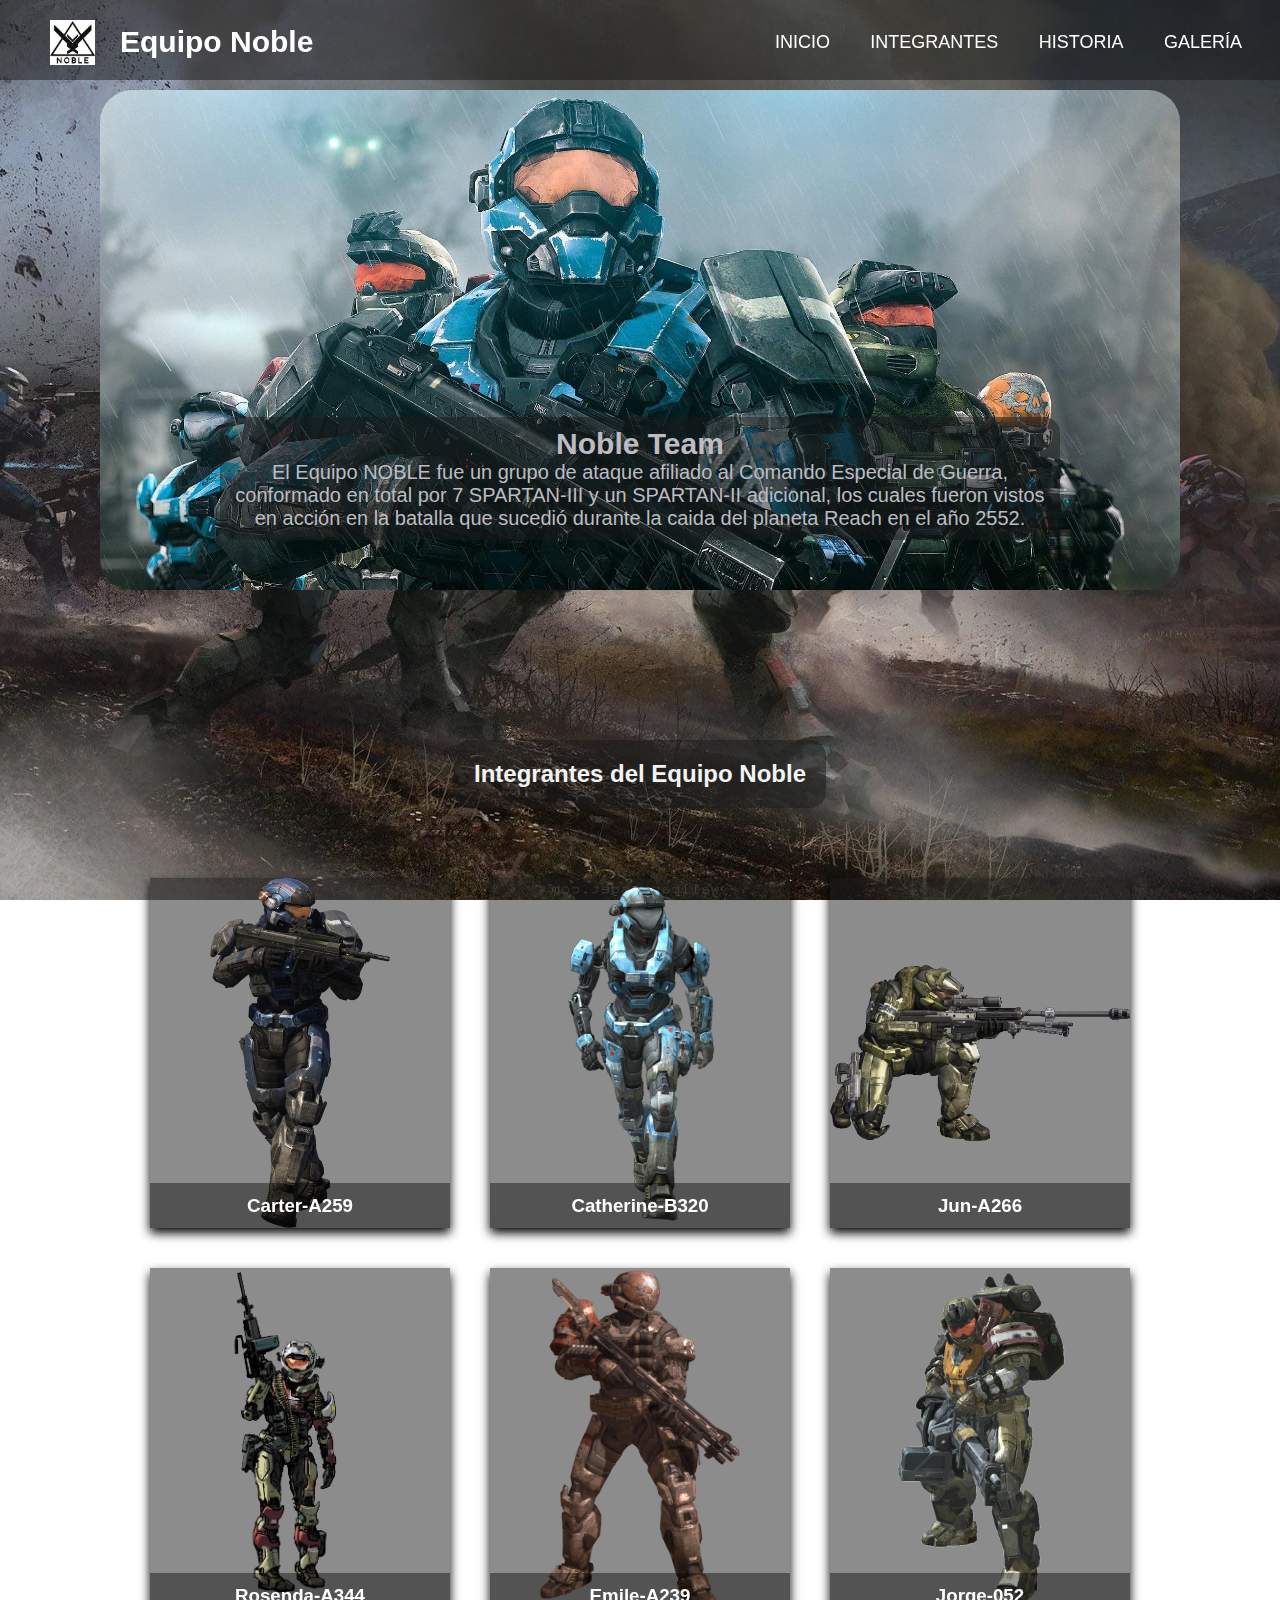
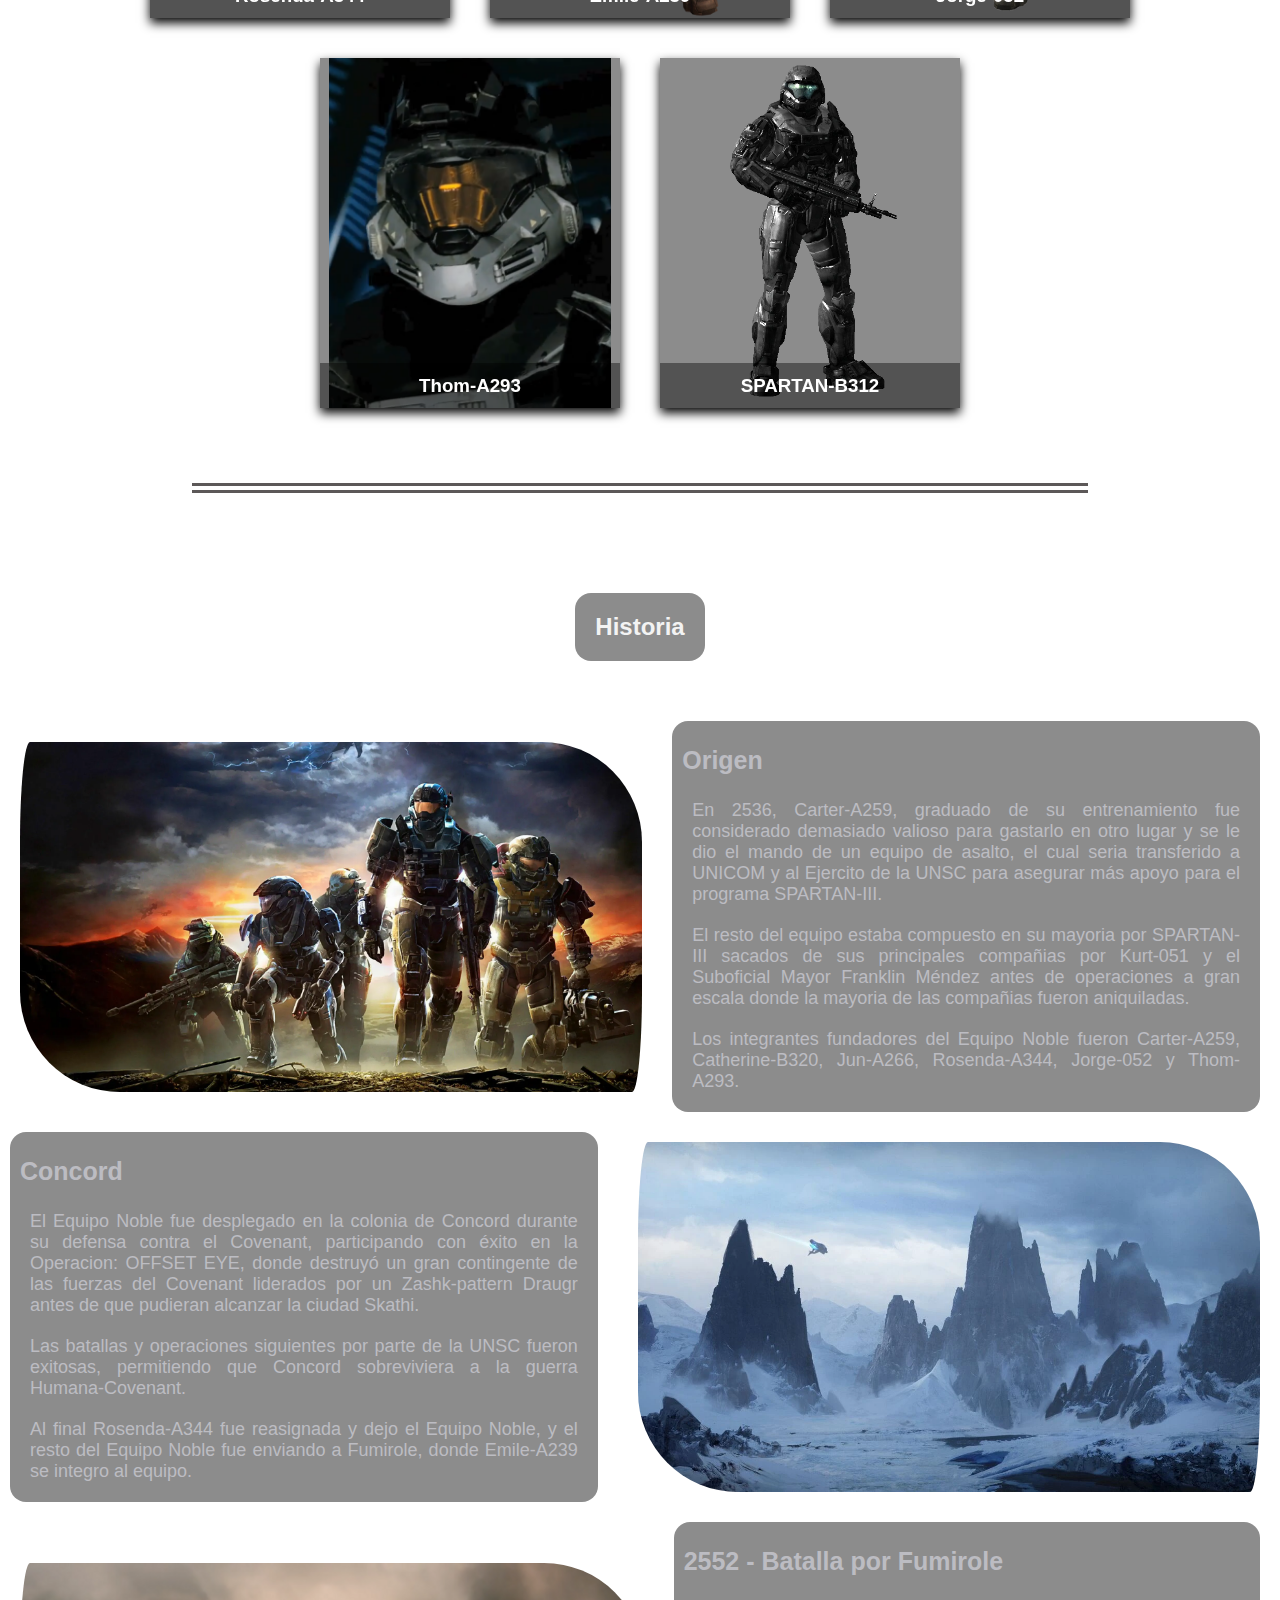
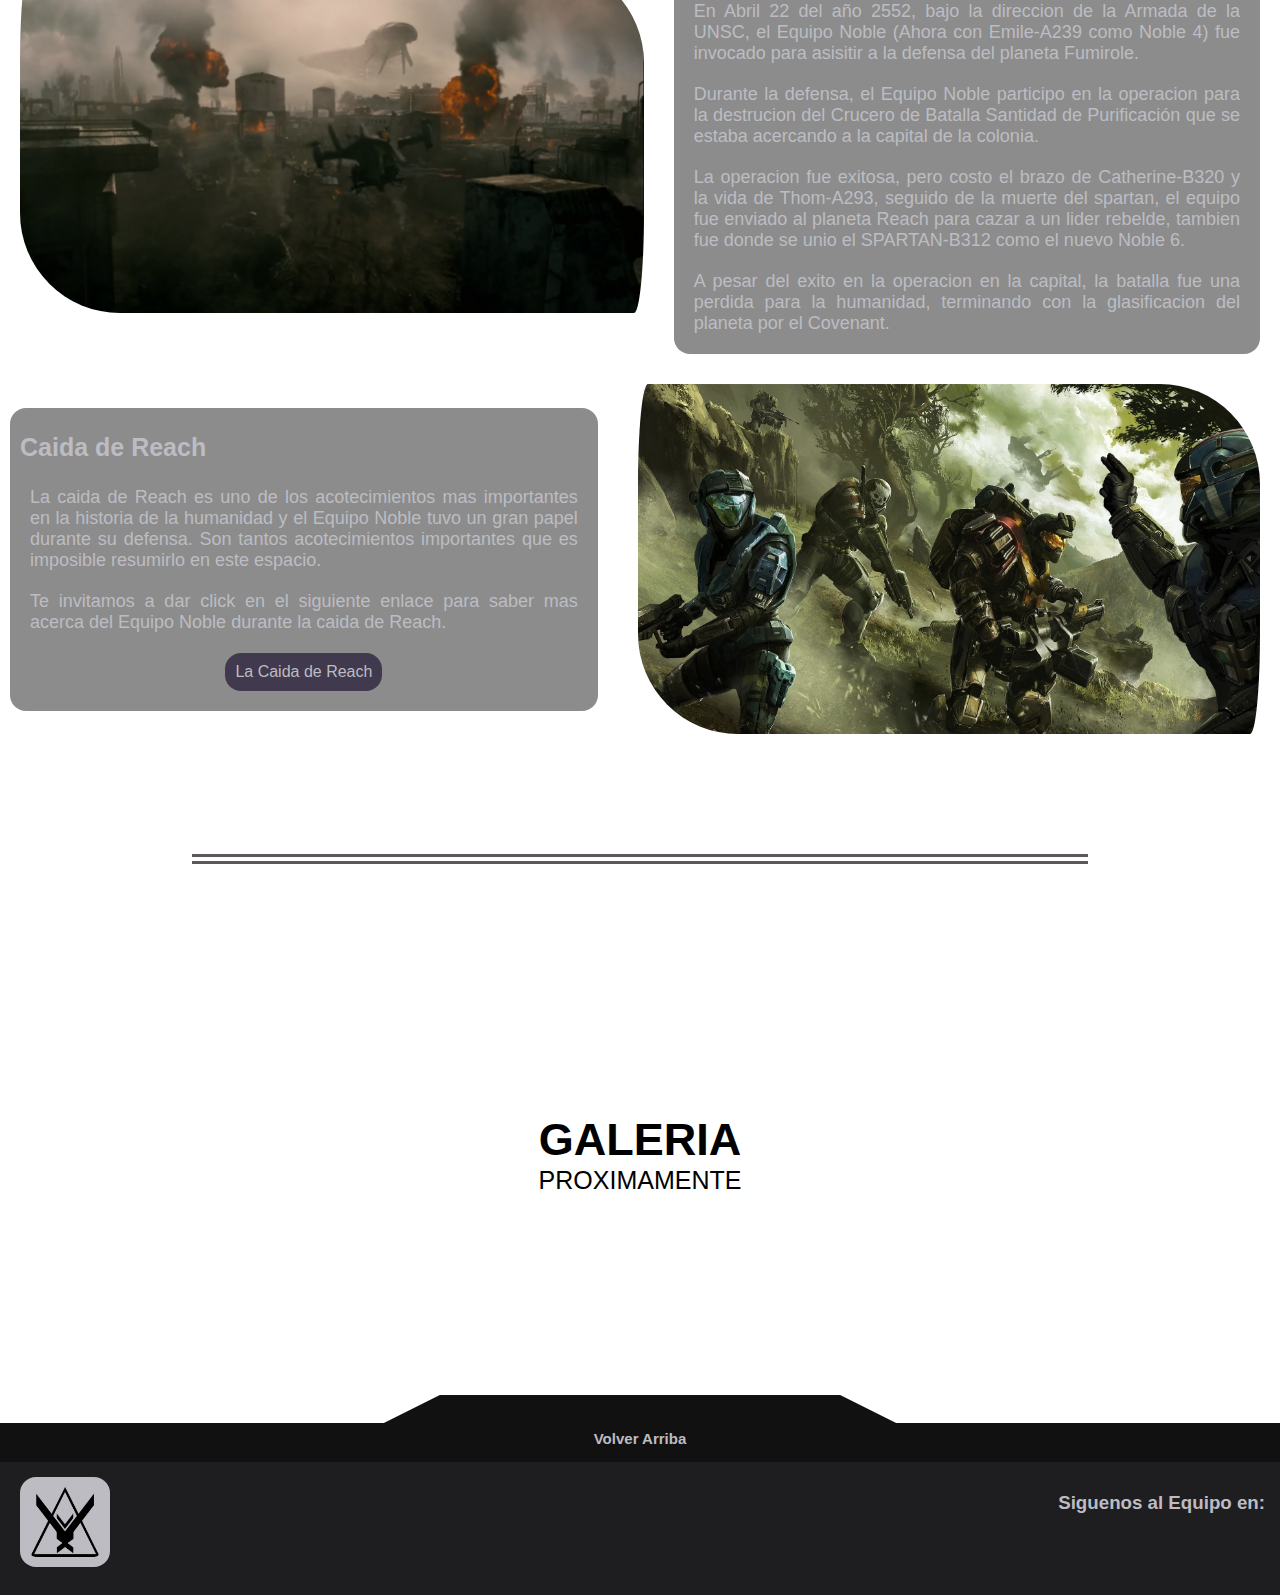
<file: index.html>
<!DOCTYPE html>
<html lang="en">
<head>
    <meta charset="UTF-8">
    <meta http-equiv="X-UA-Compatible" content="IE=edge">
    <meta name="viewport" content="width=device-width, initial-scale=1.0">
    <title>Team Noble</title>
    <link rel="icon" href="./favicon.ico" >
    <link rel="stylesheet" href="./src/styles.css">
    <link rel="stylesheet" href="https://cdnjs.cloudflare.com/ajax/libs/font-awesome/6.4.0/css/all.min.css" integrity="sha512-iecdLmaskl7CVkqkXNQ/ZH/XLlvWZOJyj7Yy7tcenmpD1ypASozpmT/E0iPtmFIB46ZmdtAc9eNBvH0H/ZpiBw==" crossorigin="anonymous" referrerpolicy="no-referrer" />
</head>
<body>
    <main>
        <nav>
            <input type="checkbox"  id="check">
            <label for="check" class="checkbtn">
                <i class="fa-solid fa-bars"></i> 
            </label>
            <a href="#" class="enlace-logo">
                <img src="./imgs/logoNoble.jpg" class="logo" alt="Noble Team Logo">
                <h1 class="title">Equipo Noble</h1>
            </a>
            <ul>
                <li><a href="#">INICIO</a></li>
                <li><a href="#integrantes">INTEGRANTES</a></li>
                <li><a href="#historia">HISTORIA</a></li>
                <li><a href="#">GALERÍA</a></li>
            </ul>
        </nav>

        <header>
            <div class="banner-info">
                <h2>Noble Team</h2>
                <p>El Equipo NOBLE fue un grupo de ataque afiliado al Comando Especial de Guerra, conformado en total por 7 SPARTAN-III y un SPARTAN-II adicional, los cuales fueron vistos en acción en la batalla que sucedió durante la caida del planeta Reach en el año 2552.</p>
            </div>  
        </header>

        <section class="section1"  id="integrantes" >
            <div class="sub-title">
                <h2>Integrantes del Equipo Noble</h2>
            </div>
            <div class="container">
                <div class="card">
                    <div class="face front">
                        <img src="./imgs/Noble1-Carter.webp" alt="Noble 1">
                        <h3>Carter-A259</h3>
                    </div>
                    <div class="face back">
                        <h3>Carter-A259</h3>
                        <p>Comandante Carter-A259 del proyecto SPARTAN-III. Fue el líder del Equipo NOBLE que luchó durante la Caída de Reach.</p>
                        <p>Distintivo de Llamada: Noble Uno.</p>
                        <p>Estatus: MIA</p>
                        <div class="link">
                            <a href="https://halo.fandom.com/es/wiki/Carter-A259" target="_blank">More Info</a>
                        </div>
                    </div>
                </div>
                <div class="card">
                    <div class="face front">
                        <img src="./imgs/Noble2-Kat.webp" alt="Noble 2">
                        <h3>Catherine-B320</h3>
                    </div>
                    <div class="face back">
                        <h3>Catherine-B320</h3>
                        <p>Teniente Comandante Catherine-B320, comúnmente llamada Kat, del proyecto SPARTAN-III</p>
                        <p>Rol: Criptoanalista</p>
                        <p>Distintivo de Llamada: Noble Dos.</p>
                        <p>Estatus: MIA</p>
                        <div class="link">
                            <a href="https://halo.fandom.com/es/wiki/Catherine-B320" target="_blank">More Info</a>
                        </div>
                    </div>
                </div>
                <div class="card">
                    <div class="face front">
                        <img src="./imgs/Noble3-Jun.webp" alt="Noble 3">
                        <h3>Jun-A266</h3>
                    </div>
                    <div class="face back">
                        <h3>Jun-A266</h3>
                        <p>Comando del proyecto SPARTAN-III, adscrito al Grupo de Guerra Especial Tres. Peleó como parte del Equipo NOBLE durante la Caída de Reach</p>
                        <p>Distintivo de Llamada: Noble Tres.</p>
                        <p>Rol: Francotirador</p>
                        <p>Estatus: Activo</p>
                        <div class="link">
                            <a href="https://halo.fandom.com/es/wiki/Jun-A266" target="_blank">More Info</a>
                        </div>
                    </div>
                </div>
                <div class="card">
                    <div class="face front">
                        <img src="./imgs/Noble4-Rosenda.webp" alt="Noble 4">
                        <h3>Rosenda-A344</h3>
                    </div>
                    <div class="face back">
                        <h3>Rosenda-A344</h3>
                        <p>Del proyecto SPARTAN-III, perteneció al Equipo Noble durante sus inicios y fue reasignada a otra unidad y reemplazada por Emile-A239</p>
                        <p>Distintivo de Llamada: Noble Cuatro.</p>
                        <p>Rol: Desconocido</p>
                        <p>Estatus: Desconocido</p>
                        <div class="link">
                            <a href="https://www.halopedia.org/Rosenda-A344" target="_blank">More Info</a>
                        </div>
                    </div>
                </div>
                <div class="card">
                    <div class="face front">
                        <img src="./imgs/Noble4-Emile.webp" alt="Noble 4">
                        <h3>Emile-A239</h3>
                    </div>
                    <div class="face back">
                        <h3>Emile-A239</h3>
                        <p>Del proyecto SPARTAN-III, perteneció al Equipo Noble durante la Caida de Reach</p>
                        <p>Distintivo de Llamada: Noble Cuatro.</p>
                        <p>Rol: Detonador</p>
                        <p>Estatus: MIA</p>
                        <div class="link">
                            <a href="https://halo.fandom.com/es/wiki/Emile-A239" target="_blank">More Info</a>
                        </div>
                    </div>
                </div>
                <div class="card">
                    <div class="face front">
                        <img src="./imgs/Noble5-Jorge.webp" alt="Noble 5">
                        <h3>Jorge-052</h3>
                    </div>
                    <div class="face back">
                        <h3>Jorge-052</h3>
                        <p>Oficial de la Orden Jorge-052 del proyecto SPARTAN-II del Comando de Guerra Especial en la Armada del UNSC, afiliado al Grupo de Guerra Especial 3.</p>
                        <p>Distintivo de Llamada: Noble Cinco.</p>
                        <p>Rol: Artillero</p>
                        <p>Estatus: MIA</p>
                        <div class="link">
                            <a href="https://halo.fandom.com/es/wiki/Jorge-052" target="_blank">More Info</a>
                        </div>
                    </div>
                </div>
                <div class="card">
                    <div class="face front">
                        <img src="./imgs/Noble6-Thom.webp" alt="Noble 6">
                        <h3>Thom-A293</h3>
                    </div>
                    <div class="face back">
                        <h3>Thom-A293</h3>
                        <p>Teniente Thom-A293 del proyecto SPARTAN-III, miembro de la Armada del UNSC y miembro del Equipo Noble hasta su muerte meses antes de la caida de Reach.</p>
                        <p>Distintivo de Llamada: Noble Seis.</p>
                        <p>Rol: Desconocido</p>
                        <p>Estatus: MIA</p>
                        <div class="link">
                            <a href="https://www.halopedia.org/Thom-A293" target="_blank">More Info</a>
                        </div>
                    </div>
                </div>
                <div class="card">
                    <div class="face front">
                        <img src="./imgs/Noble6.webp" alt="Noble 6">
                        <h3>SPARTAN-B312</h3>
                    </div>
                    <div class="face back">
                        <h3>SPARTAN-B312</h3>
                        <p>Teniente SPARTAN-B312 del proyecto SPARTAN-III. Se unio al Equipo Noble reemplazando al antiguo Noble Seis justo al comienzo de la Caida de Reach.</p>
                        <p>Distintivo de Llamada: Noble Seis.</p>
                        <p>Rol: Asesino</p>
                        <p>Estatus: MIA</p>
                        <div class="link">
                            <a href="https://halo.fandom.com/es/wiki/SPARTAN-B312" target="_blank">More Info</a>
                        </div>
                    </div>
                </div>
            </div>
        </section>

        <div class="linea"></div>

        <section class="section2" id="historia" style="margin-bottom: 100px;">
            <div class="sub-title">
                <h2>Historia</h2>
            </div>
                <div class="container-historia">
                    <div class="hist-card">
                        <div class="img-cont"><img src="./imgs/HistNoble.webp" alt="Team Noble" class="img-history"></div>
                        <div class="txt-cont">
                            <h3>Origen</h3>
                            <p>En 2536, Carter-A259, graduado de su entrenamiento fue considerado demasiado valioso para gastarlo en otro lugar y se le dio el mando de un equipo de asalto, el cual seria transferido a UNICOM y al Ejercito de la UNSC para asegurar más apoyo para el programa SPARTAN-III.</p>

                            <p>El resto del equipo estaba compuesto en su mayoria por SPARTAN-III sacados de sus principales compañias por Kurt-051 y el Suboficial Mayor Franklin Méndez antes de operaciones a gran escala donde la mayoria de las compañias fueron aniquiladas.</p>
                            
                            <p>Los integrantes fundadores del Equipo Noble fueron Carter-A259, Catherine-B320, Jun-A266, Rosenda-A344, Jorge-052 y Thom-A293.
                        </p>
                        </div>
                    </div>
                    <div class="hist-card reverse">
                        <div class="img-cont"><img src="./imgs/concord.webp" alt="Team Noble" class="img-history"></div>
                        <div class="txt-cont">
                            <h3>Concord</h3>
                            <p>El Equipo Noble fue desplegado en la colonia de Concord durante su defensa contra el Covenant, participando con éxito en la Operacion: OFFSET EYE, donde destruyó un gran contingente de las fuerzas del Covenant liderados por un Zashk-pattern Draugr antes de que pudieran alcanzar la ciudad Skathi.</p>

                            <p>Las batallas y operaciones siguientes por parte de la UNSC fueron exitosas, permitiendo que Concord sobreviviera a la guerra Humana-Covenant.</p>
                                
                            <p>Al final Rosenda-A344 fue reasignada y dejo el Equipo Noble, y el resto del Equipo Noble fue enviando a Fumirole, donde Emile-A239 se integro al equipo.</p>
                        </div>
                    </div>
                    <div class="hist-card">
                        <div class="img-cont"><img src="./imgs/fumirole.webp" alt="Team Noble" class="img-history"></div>
                        <div class="txt-cont">
                            <h3>2552 - Batalla por Fumirole</h3>
                            <p>En Abril 22 del año 2552, bajo la direccion de la Armada de la UNSC, el Equipo Noble (Ahora con Emile-A239 como Noble 4) fue invocado para asisitir a la defensa del planeta Fumirole.</p>
                            <p>Durante la defensa, el Equipo Noble participo en la operacion para la destrucion del Crucero de Batalla Santidad de Purificación que se estaba acercando a la capital de la colonia.</p>
                            <p>La operacion fue exitosa, pero costo el brazo de Catherine-B320 y la vida de Thom-A293, seguido de la muerte del spartan, el equipo fue enviado al planeta Reach para cazar a un lider rebelde, tambien fue donde se unio el SPARTAN-B312 como el nuevo Noble 6.</p>
                            <p>A pesar del exito en la operacion en la capital, la batalla fue una perdida para la humanidad, terminando con la glasificacion del planeta por el Covenant.</p>
                        </div>
                    </div>
                    <div class="hist-card reverse">
                        <div class="img-cont"><img src="./imgs/teamReach.webp" alt="Team Noble" class="img-history"></div>
                        <div class="txt-cont">
                            <h3>Caida de Reach</h3>
                            <p>La caida de Reach es uno de los acotecimientos mas importantes en la historia de la humanidad y el Equipo Noble tuvo un gran papel durante su defensa. Son tantos acotecimientos importantes que es imposible resumirlo en este espacio. </p>
                            <p>Te invitamos a dar click en el siguiente enlace para saber mas acerca del Equipo Noble durante la caida de Reach.</p>
                            <div class="reach-link"><a href="reach.html">La Caida de Reach</a></div>
                        </div>
                    </div>
                </div>

        </section>
        
        <div class="linea"></div>

        <section class="galeria-container" style="margin: 200px;">
            <div><h2 style="font-size: 45px;">GALERIA</h2></div>
            <div ><p style="font-size: 25px;">PROXIMAMENTE</p></div>
        </section>
        
        
    </main>
    <footer>
        <div >
            <a href="#" class="footer-div-up">
                <i class="fa-solid fa-angles-up" style="color: #bcbcc2;"></i>
                <p>Volver Arriba</p>
            </a>
        </div> 
        <div class="footer-container">
            <div class="footer-logo">
                <img src="./imgs/logo-footer.png" alt="Noble Team">
            </div>
            <div class="footer-social">
                <h3>Siguenos al Equipo en:</h3>
                <div class="social-icons">
                    
                    <a href="#"><i class="fa-brands fa-linkedin" style="color: #456cb0;"></i></a>
                    <a href="#"><i class="fa-brands fa-discord" style="color: #24385b;"></i></a>
                    <a href="#"><i class="fa-brands fa-tiktok" style="color: #000000;"></i></a>
                    <a href="#"><i class="fa-brands fa-youtube" style="color: #a82a0b;"></i></a>
                </div>    
            
            </div>
    
        </div>
    </footer>
</body>
</html>
</file>
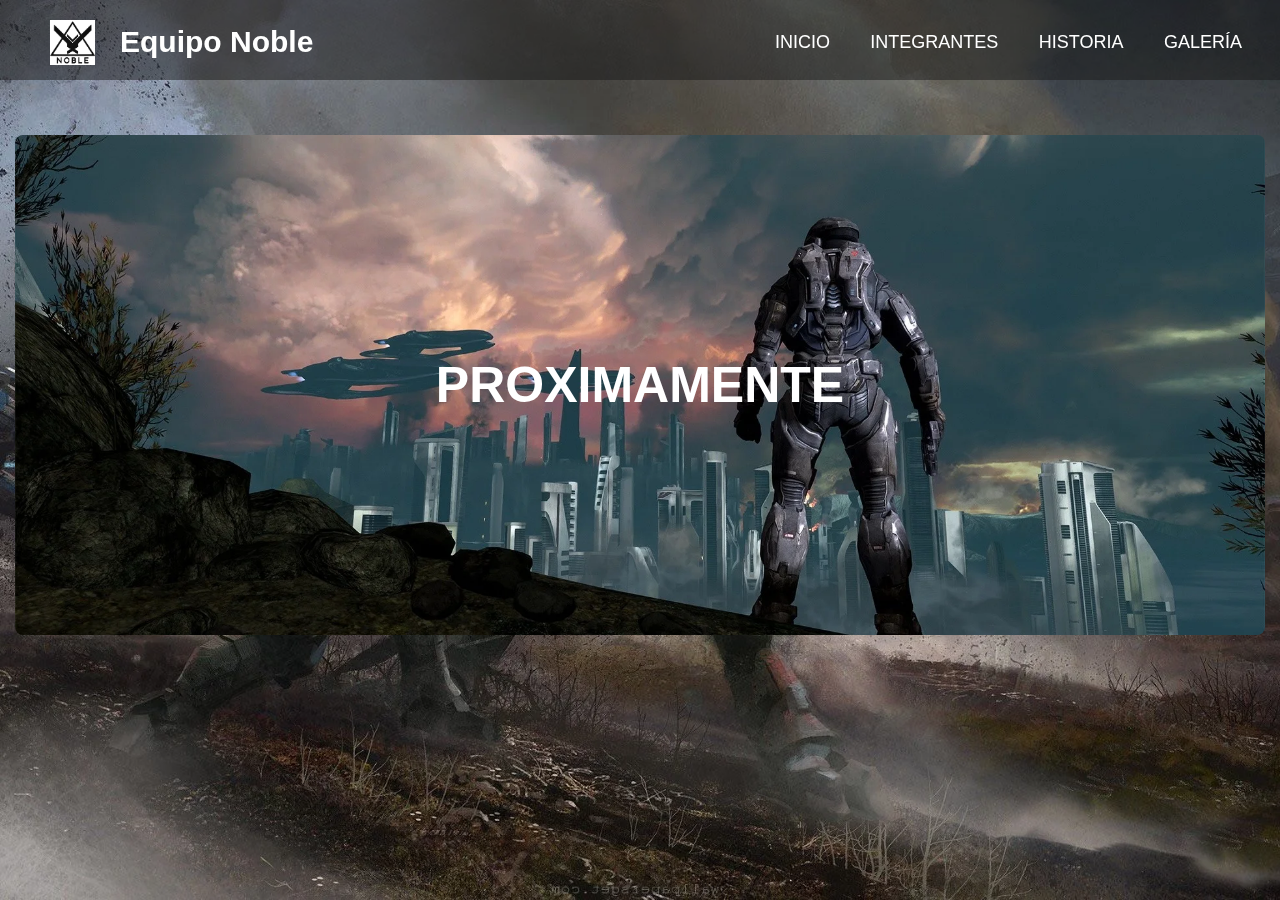
<file: reach.html>
<!DOCTYPE html>
<html lang="en">
<head>
    <meta charset="UTF-8">
    <meta http-equiv="X-UA-Compatible" content="IE=edge">
    <meta name="viewport" content="width=device-width, initial-scale=1.0">
    <title>Team Noble</title>
    <link rel="icon" href="./favicon.ico" >
    <link rel="stylesheet" href="./src/styles.css">
    <link rel="stylesheet" href="https://cdnjs.cloudflare.com/ajax/libs/font-awesome/6.4.0/css/all.min.css" integrity="sha512-iecdLmaskl7CVkqkXNQ/ZH/XLlvWZOJyj7Yy7tcenmpD1ypASozpmT/E0iPtmFIB46ZmdtAc9eNBvH0H/ZpiBw==" crossorigin="anonymous" referrerpolicy="no-referrer" />
</head>
<body>
    <main>
        <nav>
            <input type="checkbox" name="" id="check">
            <label for="check" class="checkbtn">
                <i class="fa-solid fa-bars"></i> 
            </label>
            <a href="#" class="enlace-logo">
                <img src="./imgs/logoNoble.jpg" class="logo" alt="Noble Team Logo">
                <h1 class="title">Equipo Noble</h1>
            </a>
            <ul>
                <li><a href="#" class="active">INICIO</a></li>
                <li><a href="#integrantes">INTEGRANTES</a></li>
                <li><a href="#historia">HISTORIA</a></li>
                <li><a href="#">GALERÍA</a></li>
            </ul>
        </nav>
        <section class="sect-reach-1" style="margin-top: 70px;" ></section>
        <div class="reach-banner" style="background: url(./imgs/reach.webp); display: flex; align-items: center; justify-content: center; height: 500px; margin: 15px; background-position: center; background-size: cover; border-radius: .5rem;">
            <h2 style="font-size: 50px; color: #fff;">PROXIMAMENTE</h2>
        </div>
    </main>
    
</body>
</html>
</file>
<file: src/styles.css>
*{
    padding: 0;
    margin: 0;
    text-decoration: none;
    list-style: none;
    box-sizing: border-box;
}
body{
    background: url(../imgs/fondo.webp);
    background-size: cover;
    background-position: center;
    background-attachment: fixed; 
    font-family: sans-serif;
    width: 100%;
}
/* EMPIEZA CSS DEL NAV */

nav{
    position:fixed;
    top: 0;
    left: 0;
    z-index: 100;
    background-color: rgba(25, 25, 25, .5);
    height: 80px;
    width: 100%;
}

.enlace-logo{
    position: absolute;
    padding: 20px 50px;
    display: flex;
}
h1{
    color: #fff;
    font-size: 30px;
    margin: 5px 0 0 25px;
}

.logo{
    height: 45px;
}

nav ul{
    float: right;
    margin-right: 20px;
}

nav ul li{
    display: inline-block;
    line-height: 85px;
    margin: 0 5px;
}

nav ul li a{
    color: #fff;
    font-size: 18px;
    padding: 7px 13px;
    border-radius: 3px;
}

    li a:hover{
    background-color: rgb(78, 82, 82);
    transition: .9s;
}

.checkbtn{
    font-size: 30px;
    color: #fff;
    float: right;
    line-height: 85px;
    margin-right: 40px;
    cursor: pointer;
    display: none;
}

#check{
    display: none;
}

/* AQUI TERMINA CSS DEL NAV */

/* AQUI EMPIEZA EL HEADER */
header{
    margin: 90px 100px 50px 100px;
    height: 500px;
    border-radius: 2rem;
    padding: 50px;
    display: flex;
    flex-direction: column;
    align-items: center;
    justify-content: flex-end;
    /*fondo*/
    background: url(../imgs/banner1.webp) no-repeat center center/cover;
    background-size: cover;
    background-position: top ;
}

.banner-info{
    background-color: rgba(25, 25, 25, .5);
    border-radius: 1rem;
    margin: 0 70px;
    padding: 10px;
    text-align: center;
    color: #bcbcc2;
}

.banner-info h2{
    font-size: 30px;
}
.banner-info p{
    font-size: 20px;
}

/* AQUI TERMINA EL HEADER */

/*EMPIEZA CONTAINER*/


section{
    display: flex;
    flex-direction: column;
    align-items: center;
    padding-top: 50px;
}

.sub-title{
    background-color: rgba(25, 25, 25, .5);
    margin: 50px;
    padding: 20px;
    border-radius: 1rem;
    color: #f3f3f3;
    text-align: center;
}


/*CSS DE CARTAS*/

.container{
    display: flex;
    align-items: center;
    justify-content: center;
    min-height: 100vh;
    flex-wrap: wrap;
}

.card{
    position: relative;
    width: 300px;
    height: 350px;
    margin: 20px;
}

.card .face{
    position: absolute;
    width: 100%;
    height: 100%;
    backface-visibility: hidden;
    transition: .7s;
}

.card .front{
    transform: perspective(600px) rotateY(0deg);
    box-shadow: 0 5px 10px #000;
    background: rgba(25, 25, 25, .5);
}

.card .front img{
    position: absolute;
    width: 100%;
    height: 100%;
    object-fit: contain; /*Para que se muestr la imagen completa*/
}

.card .front h3{
    position: absolute;
    bottom: 0;
    width: 100%;
    height: 45px;
    line-height: 45px;
    color: #fff;
    background: rgba(0, 0, 0, 0.4); 
    text-align: center;
}

.card .back{
    transform: perspective(600px) rotateY(180deg);
    background: rgb(3, 35, 54);
    padding: 15px;
    color: #f3f3f3;
    display: flex;
    flex-direction: column;
    justify-content: space-between;
    text-align: center;
    box-shadow: 0 5px 10px #000;
}

.card .back .link{
    border-top: 1px solid #f3f3f3;
    height: 50px;
    line-height: 50px;
}

.card .back .link a{
    color: #f3f3f3;
}

.card .back h3{
    font-size: 30px;
    margin-top: 20px;
    letter-spacing: 2px;
}

.card .back p{
    letter-spacing: 1px;
}

.card:hover .front{
    transform: perspective(600px) rotateY(180deg);
}

.card:hover .back{
    transform: perspective(600px) rotateY(360deg);
}
/*TERMINA CSS CARDS*/

.linea {
    border-top: 10px double rgb(92, 88, 88);
    height: 10px;
    width: 70%;
    padding: 0;
    margin: 55px auto 0 auto;
}

/*SECTION HISTORIA*/
.hist-card{
    display: flex;
    flex-direction: row;
    align-items: center;
}

.txt-cont{
    background: rgba(25, 25, 25, .5);
    color: #bcbcc2;
    border-radius: 1rem;
    padding: 10px;
    margin: 10px 20px 10px 10px;
}

.img-cont{
    padding: 20px;
}

.reverse{
    display: flex;
    flex-direction: row-reverse;
}

.txt-cont p, .txt-cont h3{
    padding: 15px 0 15px 0;
}
.txt-cont h3{
    font-size: 25px;
}
.txt-cont p{
    font-size: 18px;
    text-align: justify;
    padding: 10px;
}

.reach-link{
    display: flex;
    margin: 10px;
    justify-content: center;
}

.reach-link a{
    border-radius: 1rem;
    background-color: rgba(15, 3, 36, 0.6);
    color: #bcbcc2;
    padding: 10px;
}

.reach-link a:hover{
    background-color: rgba(35, 5, 90, 0.6);
    font-weight: bold;
}

.hist-card .img-cont{
    display: flex;
    justify-content: center;
}

.img-history{
    height: 350px;
    border-radius: 10px 100px / 100px;
}


/*TERMINA SECTION HISTORIA*/


/*CSS FOOTER*/
footer{
    background-color: #1e1d1f;
    background-image: url("data:image/svg+xml,%3Csvg xmlns='http://www.w3.org/2000/svg' width='28' height='49' viewBox='0 0 28 49'%3E%3Cg fill-rule='evenodd'%3E%3Cg id='hexagons' fill='%237b7881' fill-opacity='0.18' fill-rule='nonzero'%3E%3Cpath d='M13.99 9.25l13 7.5v15l-13 7.5L1 31.75v-15l12.99-7.5zM3 17.9v12.7l10.99 6.34 11-6.35V17.9l-11-6.34L3 17.9zM0 15l12.98-7.5V0h-2v6.35L0 12.69v2.3zm0 18.5L12.98 41v8h-2v-6.85L0 35.81v-2.3zM15 0v7.5L27.99 15H28v-2.31h-.01L17 6.35V0h-2zm0 49v-8l12.99-7.5H28v2.31h-.01L17 42.15V49h-2z'/%3E%3C/g%3E%3C/g%3E%3C/svg%3E");    background-attachment: fixed;
    min-height: 200px;
    width: 100%;
    clip-path: polygon(0 28px,30% 28px,calc(30% + 56px) 0,calc(70% - 56px) 0,70% 28px,100% 28px,100% 100%,0 100%); 

    color: #bcbcc2
    
}
.footer-div-up{        
    padding-top: 15px;
    background-color: rgba(0, 0, 0, 0.4); /*QUITAR AL FINALIZAR*/
    display: flex;
    align-items: center;
    flex-direction: column;
    font-size: 15px;    
    
}

.fa-angles-up{
    font-size: 20px;
    text-align: center;
}

.footer-div-up p{
    color: #bcbcc2; 
    padding: 20px 20px 15px 20px;
    font-weight: bold;
}

.footer-div-up:hover p{
    color: #fff;
}


.footer-container{
    display: flex;
    justify-content: space-between;
    padding: 15px 0 10px 0;
    
}



.footer-container .footer-logo img{
    height: 90px;
    padding: 10px;
    background: #bcbcc2;
    margin-left: 20PX;
    border-radius: 1rem;
}

.footer-container .footer-social{
    padding: 15px;
    text-align: center;
}

.social-icons{
    display: flex;
    flex-wrap: wrap;
}

.social-icons a{
    margin-top: 10px;
    padding: 10px ;
    font-size: 35px;
}


/*EMPIEZA CSS RESPONSIVE*/

@media (max-width: 1040px) {
    .hist-card{
        flex-direction: column;
    }
}

@media (max-width: 952px){
    /* CSS NAV*/
    .enlace-logo{
        padding-left: 20px;
    }

    nav ul li a{
        font-size: 16px;
    }

    /*CSS HEADER*/

    

}

@media (max-width: 850px){
    /* CSS DE NAV*/
    .checkbtn{
        display: block;
    }
    ul{
        position: fixed;
        width: 100%;
        height: 100vh;
        background: rgba(25, 25, 25, .5);
        top: 80px;
        left: -100%;
        text-align: center;
        transition: all .5s;
    }
    nav ul li{
        display: block;
        margin: 50px 0;
        line-height: 30px;
    }
    nav ul li a{
        font-size: 20px;
    }
    
    #check:checked ~ ul{
        left: 0;
    }


    /* TERMINA CSS DE NAV*/
    /* EMPIEZA CSS DE HEADER*/

    header{
        margin: 80px 0 0 0;
        padding: 0;
        width: 100%;
       
    }

    .banner-info h2{
        font-size: 20px;
    }
    .banner-info p{
        font-size: 15px;
    }

    /*TERMINA CSS DE HEADER*/

    /*Historia*/
    .img-history{
        height: 200px;
    }
    /*Historia*/

   /* CSS FOOTER */
   .social-icons a{
    font-size: 25px;
}

}
@media (max-width: 395px){
    /* CSS DE NAV*/
    h1{
        display: none;
    }
    body{
        width: min-content; /*PARA QUE NO SE AMONTONE EN PANTALLAS CHICAS*/
    }
    /* TERMINA CSS DE NAV*/

    /* EMPIEZA CSS DE HEADER*/



    /* TERMINA CSS DE HEADER*/
}
</file>
